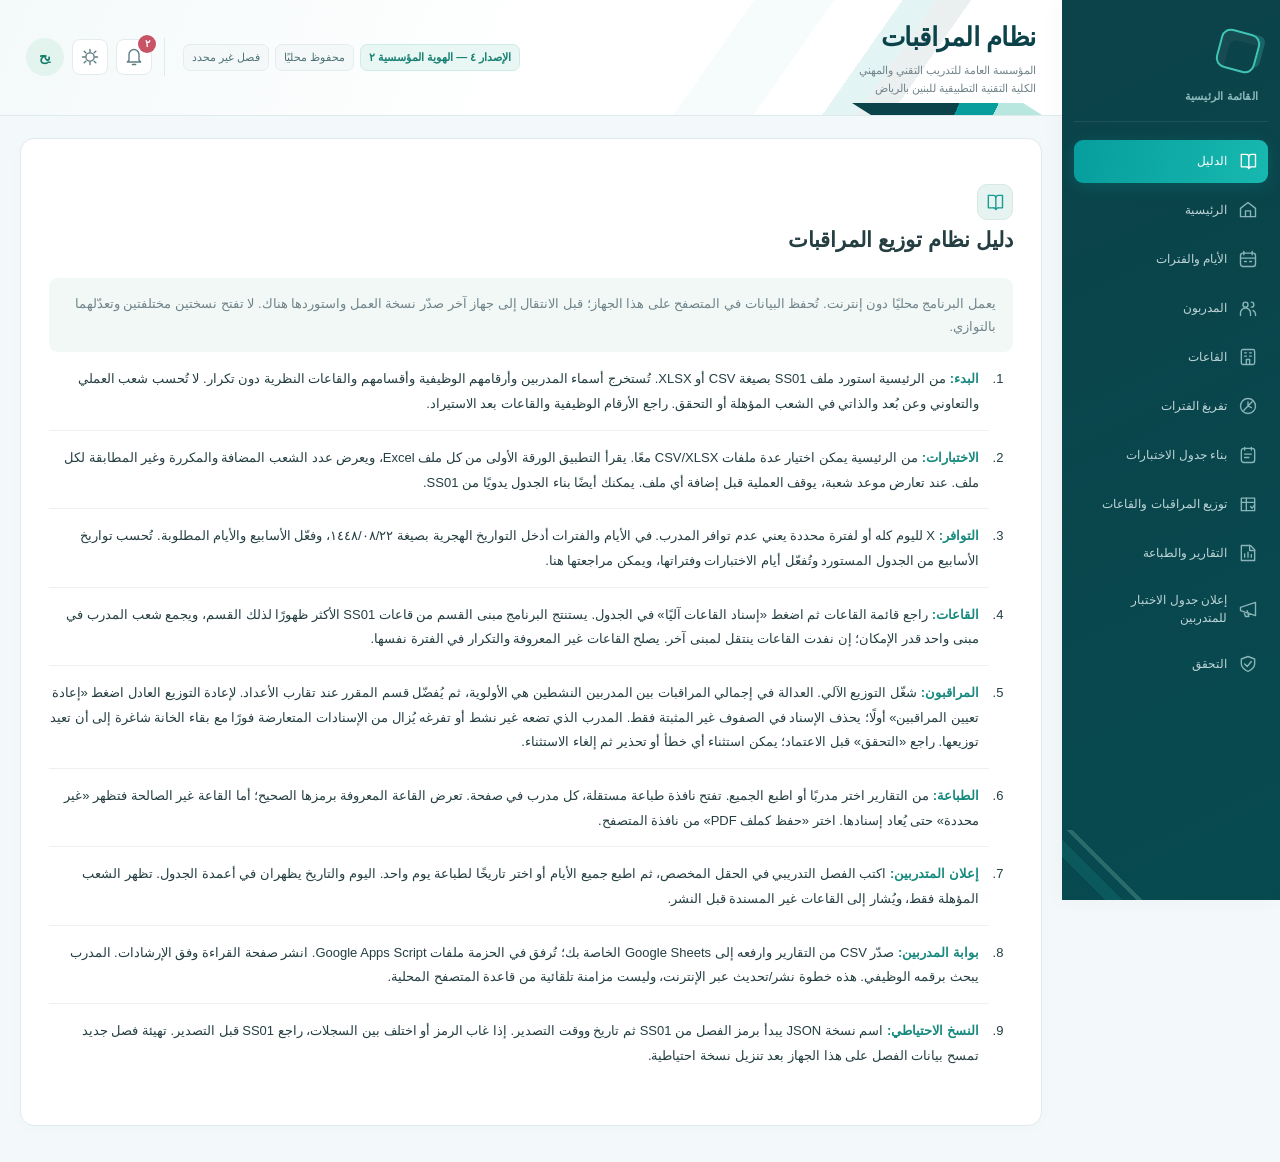
<file: index.html>
<!doctype html>
<html lang="ar" dir="rtl">
<head>
  <meta charset="utf-8">
  <meta name="viewport" content="width=device-width,initial-scale=1">
  <title>نظام توزيع المراقبات</title>
  <link rel="stylesheet" href="styles.css">
  <link rel="stylesheet" href="identity.css">
</head>
<body>
  <header class="topbar">
    <div>
      <h1>نظام المراقبات</h1>
      <p>المؤسسة العامة للتدريب التقني والمهني<br>الكلية التقنية التطبيقية للبنين بالرياض</p>
    </div>
    <div class="status"><span class="releaseBadge">الإصدار ٤ — الهوية المؤسسية ٢</span><span id="saveState">محفوظ محليًا</span><span id="termLabel">فصل غير محدد</span></div>
    <div class="headerTools"><button type="button" id="identityAlerts" class="iconButton" title="التحقق والإشعارات" aria-label="فتح التحقق والإشعارات"><span id="identityAlertCount"></span></button><button type="button" id="identitySettings" class="iconButton" title="إعدادات الأيام والفترات" aria-label="فتح إعدادات الأيام والفترات"></button><span class="userAvatar" title="يحيى أحمد حكمي" aria-label="يحيى أحمد حكمي">يح</span></div>
  </header>

  <div class="appLayout">
  <nav id="tabs" class="tabs">
    <div class="navLabel">القائمة الرئيسية</div>
    <button data-page="guide" class="active">الدليل</button>
    <button data-page="home">الرئيسية</button>
    <button data-page="periods">الأيام والفترات</button>
    <button data-page="trainers">المدربون</button>
    <button data-page="rooms">القاعات</button>
    <button data-page="availability">تفريغ الفترات</button>
    <button data-page="builder">بناء جدول الاختبارات</button>
    <button data-page="schedule">توزيع المراقبات والقاعات</button>
    <button data-page="reports">التقارير والطباعة</button>
    <button data-page="announcement">إعلان جدول الاختبار للمتدربين</button>
    <button data-page="audit">التحقق</button>
  </nav>

  <main>
    <section id="page-guide" class="page active">
      <div class="card guide"><h2>دليل نظام توزيع المراقبات</h2>
        <p>يعمل البرنامج محليًا دون إنترنت. تُحفظ البيانات في المتصفح على هذا الجهاز؛ قبل الانتقال إلى جهاز آخر صدّر نسخة العمل واستوردها هناك. لا تفتح نسختين مختلفتين وتعدّلهما بالتوازي.</p>
        <ol>
          <li><strong>البدء:</strong> من الرئيسية استورد ملف SS01 بصيغة CSV أو XLSX. تُستخرج أسماء المدربين وأرقامهم الوظيفية وأقسامهم والقاعات النظرية دون تكرار. لا تُحسب شعب العملي والتعاوني وعن بُعد والذاتي في الشعب المؤهلة أو التحقق. راجع الأرقام الوظيفية والقاعات بعد الاستيراد.</li>
          <li><strong>الاختبارات:</strong> من الرئيسية يمكن اختيار عدة ملفات CSV/XLSX معًا. يقرأ التطبيق الورقة الأولى من كل ملف Excel، ويعرض عدد الشعب المضافة والمكررة وغير المطابقة لكل ملف. عند تعارض موعد شعبة، يوقف العملية قبل إضافة أي ملف. يمكنك أيضًا بناء الجدول يدويًا من SS01.</li>
          <li><strong>التوافر:</strong> X لليوم كله أو لفترة محددة يعني عدم توافر المدرب. في الأيام والفترات أدخل التواريخ الهجرية بصيغة ١٤٤٨/٠٨/٢٢، وفعّل الأسابيع والأيام المطلوبة. تُحسب تواريخ الأسابيع من الجدول المستورد وتُفعّل أيام الاختبارات وفتراتها، ويمكن مراجعتها هنا.</li>
          <li><strong>القاعات:</strong> راجع قائمة القاعات ثم اضغط «إسناد القاعات آليًا» في الجدول. يستنتج البرنامج مبنى القسم من قاعات SS01 الأكثر ظهورًا لذلك القسم، ويجمع شعب المدرب في مبنى واحد قدر الإمكان؛ إن نفدت القاعات ينتقل لمبنى آخر. يصلح القاعات غير المعروفة والتكرار في الفترة نفسها.</li>
          <li><strong>المراقبون:</strong> شغّل التوزيع الآلي. العدالة في إجمالي المراقبات بين المدربين النشطين هي الأولوية، ثم يُفضّل قسم المقرر عند تقارب الأعداد. لإعادة التوزيع العادل اضغط «إعادة تعيين المراقبين» أولًا؛ يحذف الإسناد في الصفوف غير المثبتة فقط. المدرب الذي تضعه غير نشط أو تفرغه يُزال من الإسنادات المتعارضة فورًا مع بقاء الخانة شاغرة إلى أن تعيد توزيعها. راجع «التحقق» قبل الاعتماد؛ يمكن استثناء أي خطأ أو تحذير ثم إلغاء الاستثناء.</li>
          <li><strong>الطباعة:</strong> من التقارير اختر مدربًا أو اطبع الجميع. تفتح نافذة طباعة مستقلة، كل مدرب في صفحة. تعرض القاعة المعروفة برمزها الصحيح؛ أما القاعة غير الصالحة فتظهر «غير محددة» حتى يُعاد إسنادها. اختر «حفظ كملف PDF» من نافذة المتصفح.</li>
          <li><strong>إعلان المتدربين:</strong> اكتب الفصل التدريبي في الحقل المخصص، ثم اطبع جميع الأيام أو اختر تاريخًا لطباعة يوم واحد. اليوم والتاريخ يظهران في أعمدة الجدول. تظهر الشعب المؤهلة فقط، ويُشار إلى القاعات غير المسندة قبل النشر.</li>
          <li><strong>بوابة المدربين:</strong> صدّر CSV من التقارير وارفعه إلى Google Sheets الخاصة بك؛ تُرفق في الحزمة ملفات Google Apps Script. انشر صفحة القراءة وفق الإرشادات. المدرب يبحث برقمه الوظيفي. هذه خطوة نشر/تحديث عبر الإنترنت، وليست مزامنة تلقائية من قاعدة المتصفح المحلية.</li>
          <li><strong>النسخ الاحتياطي:</strong> اسم نسخة JSON يبدأ برمز الفصل من SS01 ثم تاريخ ووقت التصدير. إذا غاب الرمز أو اختلف بين السجلات، راجع SS01 قبل التصدير. تهيئة فصل جديد تمسح بيانات الفصل على هذا الجهاز بعد تنزيل نسخة احتياطية.</li>
        </ol>
      </div>
    </section>
    <section id="page-home" class="page">
      <div class="hero card">
        <div><h2>لوحة التشغيل</h2><p>استورد البيانات</p></div>
        <button id="resetBtn" class="danger">تهيئة فصل جديد</button>
      </div>
      <div class="grid metrics" id="metrics"></div>
      <div id="identityDashboard" class="identityDashboard" aria-label="الملخص البياني"></div>
      <div class="grid two">
        <article class="card">
          <h3>1. استيراد تقرير SS01</h3>
          <p>يدعم CSV وXLSX.</p>
          <label class="fileButton">اختيار ملف<input id="ss01File" type="file" accept=".csv,.xlsx"></label>
          <div id="ss01Info" class="info"></div>
        </article>
        <article class="card">
          <h3>2. استيراد جدول الاختبارات</h3>
          <p>يمكن اختيار عدة ملفات CSV أو Excel دفعة واحدة. تُفحص الملفات قبل إضافتها، ويظهر ملخص لكل ملف.</p>
          <label class="fileButton secondary">اختيار ملفات الاختبارات<input id="examFile" type="file" accept=".csv,.xlsx" multiple></label>
          <div id="examInfo" class="info"></div>
          <div id="examImportResult" class="importResult" role="status" aria-live="polite"></div>
        </article>
        <article class="card">
          <h3>3. نقل العمل بين الأجهزة</h3>
          <div class="actions"><button id="backupBtn">تصدير نسخة العمل</button><label class="fileButton light">استيراد نسخة<input id="restoreFile" type="file" accept=".json"></label></div>
          <p class="hint">صدّر النسخة قبل مغادرة الجهاز، ثم استوردها على الجهاز الآخر.</p>
        </article>
      </div>
    </section>

    <section id="page-builder" class="page">
      <div class="sectionHead"><div><h2>بناء جدول الاختبارات من SS01</h2><p>اختر الأسبوع واليوم؛ يظهر تاريخهما تلقائيًا. عند اختيار رمز المقرر تُعرض الشعب مباشرةً.</p></div></div>
      <div class="card"><div class="filters builderFilters">
        <label>الأسبوع <select id="buildWeek"></select></label>
        <label>اليوم <select id="buildDay"></select></label>
        <label>التاريخ الهجري <select id="buildDate" dir="ltr"></select></label>
        <label>الفترة <select id="buildPeriod"></select></label>
        <label>رمز المقرر <select id="buildCode"></select></label>
        <button id="buildAddBtn" class="primary">إضافة الشعب المحددة</button>
      </div><p id="buildInfo" class="info"></p></div>
      <div class="tableWrap"><table id="buildTable"><thead><tr><th><input id="buildSelectAll" type="checkbox" title="تحديد الكل"></th><th>مدرب المقرر</th><th>الرقم المرجعي</th><th>المقرر</th><th>القسم</th></tr></thead><tbody></tbody></table></div>
    </section>

    <section id="page-trainers" class="page">
      <div class="sectionHead"><div><h2>أسماء المدربين</h2><p>X في عمود «نشط» تعني استبعاد المدرب بالكامل. علامة السماح باختبار المقرر غير محددة افتراضيًا، وتُطبق فقط على المدرب المعني.</p></div><button id="addTrainerBtn">إضافة مدرب</button></div>
      <div class="filters"><input id="trainerSearch" type="search" placeholder="بحث باسم المدرب" aria-label="بحث باسم المدرب"></div>
      <div class="tableWrap"><table id="trainersTable"><colgroup><col style="width:12%"><col style="width:24%"><col style="width:18%"><col style="width:9%"><col style="width:8%"><col style="width:15%"><col style="width:8%"><col style="width:6%"></colgroup><thead><tr><th>الرقم الوظيفي</th><th>الاسم</th><th>القسم</th><th>نشط</th><th>الحد الأعلى</th><th>لا مانع من المراقبة في فترة اختبار مقرره</th><th>المصدر</th><th></th></tr></thead><tbody></tbody></table></div>
    </section>

    <section id="page-availability" class="page">
      <div class="sectionHead"><div><h2>تفريغ الفترات</h2><p>الخانة الفارغة = متاح، وX = غير متاح. ثبّت المدرب من القائمة إذا أردت إبقاء تفريغه عند إعادة التعيين.</p></div><button id="resetAvailabilityBtn">إعادة تعيين التفريغ عدا المثبت</button></div>
      <div class="subtabs" role="tablist" aria-label="أقسام تفريغ الفترات"><button type="button" class="active" data-subtab="availability-edit">تحرير التفريغ</button><button type="button" data-subtab="availability-summary">قائمة المفرغين</button></div>
      <div id="availability-edit" class="subpanel active">
      <div class="filters"><select id="availabilityTrainer"></select><select id="availabilityWeek"></select></div>
      <div id="availabilityGrid" class="availabilityGrid"></div>
      </div>
      <div id="availability-summary" class="subpanel">
      <h3>المدربون المفرغون وتفاصيل التفريغ</h3>
      <div class="tableWrap"><table id="availabilitySummary"><thead><tr><th>المدرب</th><th>الرقم الوظيفي</th><th>تفاصيل التفريغ</th><th>تثبيت التفريغ</th></tr></thead><tbody></tbody></table></div>
      </div>
    </section>

    <section id="page-rooms" class="page">
      <div class="sectionHead"><div><h2>القاعات</h2><p>حدد القاعات المستخدمة في التوزيع؛ تُستبعد المعامل والمختبرات آليًا، ويمكن الإضافة والتعديل يدويًا.</p></div><button id="addRoomBtn">إضافة قاعة</button></div>
      <div class="filters"><input id="roomSearch" type="search" placeholder="بحث باسم القاعة أو رمزها" aria-label="بحث القاعات"></div>
      <div class="tableWrap"><table id="roomsTable"><thead><tr><th><label><input id="selectAllRooms" type="checkbox" title="تحديد كل القاعات للتوزيع"> الكل</label></th><th>اسم القاعة</th><th>الرمز الأصلي</th><th>السعة</th><th>المصدر</th><th></th></tr></thead><tbody></tbody></table></div>
    </section>

    <section id="page-periods" class="page">
      <div class="sectionHead"><div><h2>الأيام والفترات</h2><p>يمكن تفعيل الأيام والفترات وإدخال الأوقات بصيغة 12 ساعة.</p></div></div>
      <div class="grid two">
        <article class="card"><h3>الفترات</h3><div id="periodEditor"></div></article>
        <article class="card"><h3>الأسابيع والأيام</h3><label class="selectAll"><input id="selectAllDays" type="checkbox"> تحديد جميع الأسابيع والأيام</label><div id="dayEditor"></div></article>
      </div>
    </section>

    <section id="page-schedule" class="page">
      <div class="sectionHead"><div><h2>توزيع المراقبات والقاعات</h2><p>التثبيت يحفظ القاعة والمراقبين عند التوزيع الآلي. تفريغ المدرب يترك خانة مراقبته شاغرة إلى أن تُعالج.</p></div><div class="actions"><button id="addExamBtn">إضافة اختبار</button><button id="assignRoomsBtn">إسناد القاعات آليًا</button><button id="scheduleResetMonitorsBtn">إعادة تعيين المراقبين</button><button id="scheduleDistributeBtn" class="primary">توزيع آلي</button><button id="scheduleAuditBtn">فحص الجدول</button></div></div>
      <div class="filters"><input id="scheduleSearch" placeholder="بحث بالمقرر أو الشعبة أو المدرب"><select id="scheduleDayFilter"><option value="">كل الأيام</option></select></div>
      <div id="scheduleAuditPanel" class="card scheduleAuditPanel" hidden aria-live="polite"></div>
      <div class="tableWrap wide"><table id="scheduleTable"><colgroup><col style="width:5%"><col style="width:8%"><col style="width:4%"><col style="width:7%"><col style="width:10%"><col style="width:5%"><col style="width:7%"><col style="width:8%"><col style="width:11%"><col style="width:10%"><col style="width:10%"><col style="width:3%"><col style="width:8%"><col style="width:4%"></colgroup><thead><tr><th>اليوم</th><th>التاريخ</th><th>الفترة</th><th>الوقت</th><th>المقرر</th><th>الشعبة</th><th>القسم</th><th>مدرب المقرر</th><th>القاعة</th><th>المراقب الأول</th><th>المراقب الثاني</th><th>تثبيت</th><th>ملاحظات</th><th></th></tr></thead><tbody></tbody></table></div>
    </section>

    <section id="page-reports" class="page">
      <div class="sectionHead"><div><h2>التقارير والطباعة</h2><p>الطباعة تشمل المدربين النشطين الذين لديهم مراقبات فقط.</p></div></div>
      <div class="subtabs" role="tablist" aria-label="أنواع التقارير"><button type="button" class="active" data-subtab="report-trainers">جداول المدربين</button><button type="button" data-subtab="report-monitoring">جدول المراقبة العام</button><button type="button" data-subtab="report-portal">بوابة المدربين</button></div>
      <div id="report-trainers" class="subpanel active">
      <div class="grid two">
        <article class="card"><h3>جدول مدرب</h3><select id="reportTrainer"></select><div class="actions"><button id="printTrainerBtn">طباعة المحدد</button><button id="printAllBtn" class="primary">طباعة جميع الجداول</button></div></article>
        <article class="card"><h3>ملخص التوزيع</h3><div id="trainerAverage" class="averageBox"></div><div id="trainerCounts"></div></article>
      </div>
      <div id="reportPreview" class="reportPreview"></div>
      </div>
      <div id="report-monitoring" class="subpanel">
      <div class="grid two">
        <article class="card"><h3>جدول المراقبة العام</h3><p>اليوم، التاريخ، الفترة، القاعة، المراقب الأول، المراقب الثاني والملاحظات.</p><button id="printMonitoringReportBtn" class="primary">طباعة جدول المراقبة / حفظ PDF</button></article>
      </div>
      <div id="monitoringReportPreview" class="tableWrap"></div>
      </div>
      <div id="report-portal" class="subpanel">
      <div class="grid two">
        <article class="card"><h3>بوابة المدربين عبر Google</h3><p>صدّر بيانات المراقبات، ثم استورد CSV في ورقة Google Sheets المسماة «مراقبات». تجد تعليمات النشر والسكريبت في المجلد المرفق.</p><button id="portalExportBtn">تصدير CSV للبوابة</button></article>
      </div>
      </div>
    </section>

    <section id="page-announcement" class="page">
      <div class="sectionHead"><div><h2>إعلان جدول الاختبار للمتدربين</h2><p>جدول مستقل لكل يوم وتاريخ؛ راجع القاعات قبل نشر الإعلان.</p></div></div>
      <div class="card announcementControls"><label for="announcementTerm">الفصل التدريبي <input id="announcementTerm" type="text" placeholder="مثال: الفصل الأول 1448" autocomplete="off"></label><button id="printAnnouncementBtn" class="primary">طباعة كل الأيام / حفظ PDF</button><label for="announcementDate">طباعة يوم محدد <select id="announcementDate"><option value="">اختر التاريخ</option></select></label><button id="printAnnouncementDayBtn">طباعة اليوم المحدد / حفظ PDF</button><span id="announcementInfo" class="info"></span></div>
      <div class="card instructionsEditor"><label for="announcementInstructions">تعليمات الاختبار</label><p>اكتب التعليمات التي ترغب بإظهارها أسفل جدول كل يوم عند الطباعة.</p><textarea id="announcementInstructions" rows="6" placeholder="اكتب تعليمات الاختبار هنا…"></textarea></div>
      <div id="announcementPreview" class="announcementPreview"></div>
    </section>

    <section id="page-audit" class="page">
      <div class="sectionHead"><div><h2>التحقق والأخطاء</h2><p>فحص الشعب، القاعات، التعارضات، حدود المراقبة والتفريغ.</p></div><button id="runAuditBtn">إعادة الفحص</button></div>
      <div id="auditSummary" class="grid metrics"></div>
      <div class="filters"><label>نوع المشكلة <select id="auditCategory"><option value="">جميع الأنواع</option><option value="القاعات">القاعات</option><option value="المدربون">المدربون والمراقبون</option><option value="الشعب">الشعب والجدولة</option></select></label><label>المستوى <select id="auditLevel"><option value="">الكل</option><option value="خطأ">أخطاء</option><option value="تحذير">تحذيرات</option></select></label><label><input type="checkbox" id="showAuditExceptions"> إظهار الاستثناءات لإلغائها</label></div>
      <div class="tableWrap"><table id="auditTable"><thead><tr><th>المستوى</th><th>النوع</th><th>التفاصيل</th><th>الإجراء</th></tr></thead><tbody></tbody></table></div>
    </section>
  </main>
  </div>

  <dialog id="editDialog"><form method="dialog"><h3 id="dialogTitle">تعديل</h3><div id="dialogFields"></div><div class="dialogActions"><button value="cancel">إلغاء</button><button id="dialogSave" value="default" class="primary">حفظ</button></div></form></dialog>
  <div id="toast" class="toast"></div>
  <script src="app.js"></script>
  <script src="identity.js"></script>
</body>
</html>
</file>
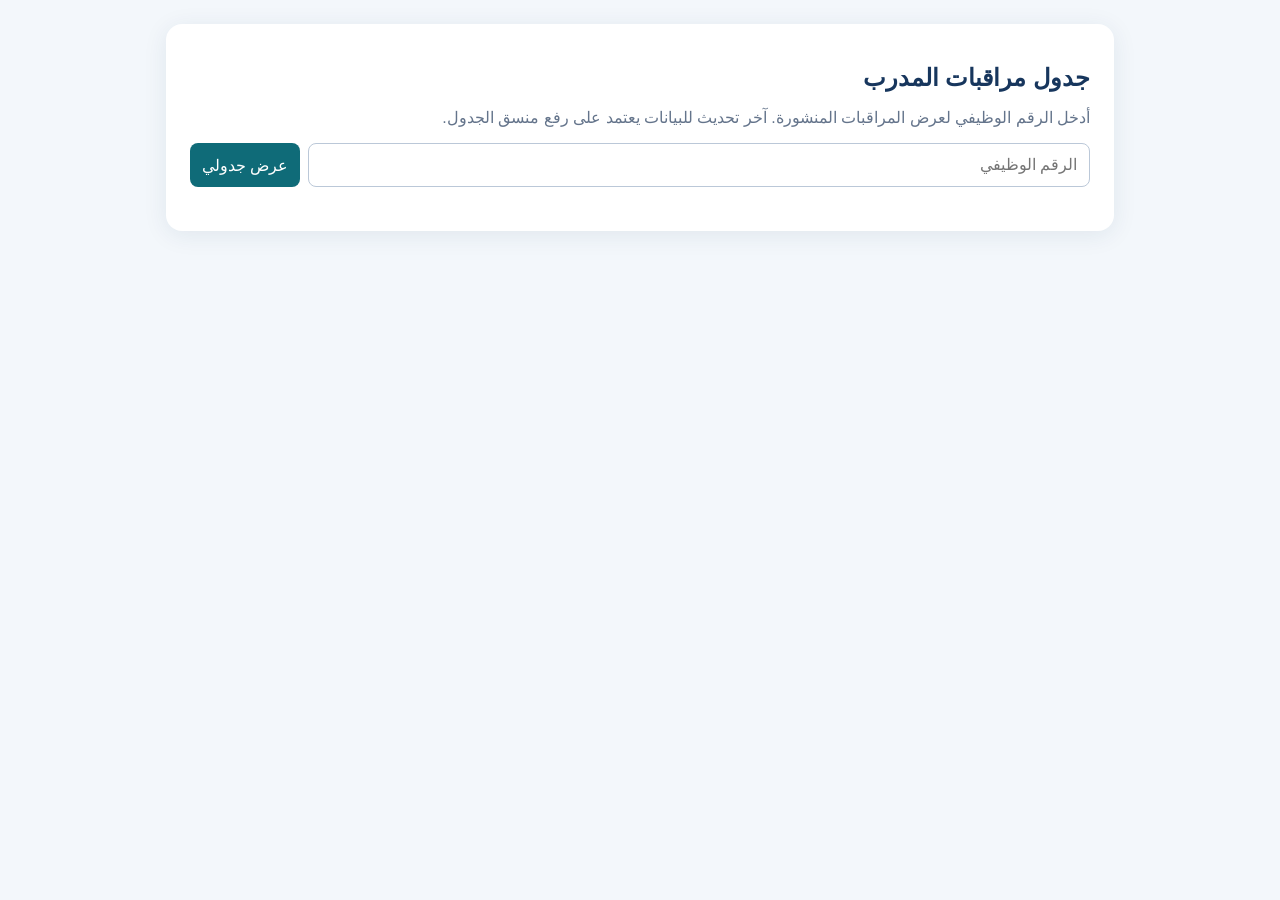
<file: google_apps_script/Index.html>
<!doctype html><html lang="ar" dir="rtl"><head><meta charset="utf-8"><meta name="viewport" content="width=device-width,initial-scale=1"><style>
body{font-family:Tahoma,Arial,sans-serif;background:#f3f7fb;color:#172033;margin:0;padding:24px}.panel{max-width:900px;margin:auto;background:#fff;padding:24px;border-radius:16px;box-shadow:0 4px 24px #17365d16}h1{color:#17365d;font-size:24px}form{display:flex;gap:8px;flex-wrap:wrap}input,button{font:inherit;padding:12px;border-radius:8px}input{border:1px solid #bbc8d8;flex:1;min-width:180px}button{border:0;color:#fff;background:#0f6b78;cursor:pointer}table{width:100%;border-collapse:collapse;margin-top:18px}th,td{border-bottom:1px solid #d8e1ed;text-align:right;padding:10px}th{background:#eaf1f8}.wrap{overflow:auto}.muted{color:#64748b}
</style></head><body><main class="panel"><h1>جدول مراقبات المدرب</h1><p class="muted">أدخل الرقم الوظيفي لعرض المراقبات المنشورة. آخر تحديث للبيانات يعتمد على رفع منسق الجدول.</p><form id="lookup"><input id="employeeId" inputmode="numeric" autocomplete="off" placeholder="الرقم الوظيفي" aria-label="الرقم الوظيفي" required><button type="submit">عرض جدولي</button></form><p id="message" role="status"></p><h2 id="trainerName"></h2><div class="wrap"><table id="result" hidden><thead><tr><th>القسم</th><th>اليوم</th><th>التاريخ</th><th>الفترة</th><th>الوقت</th><th>المقرر</th><th>الشعبة</th><th>القاعة</th></tr></thead><tbody></tbody></table></div></main><script>
const form=document.getElementById('lookup'),message=document.getElementById('message'),table=document.getElementById('result'),body=table.querySelector('tbody');
form.addEventListener('submit',event=>{event.preventDefault();message.textContent='جارٍ البحث…';table.hidden=true;body.replaceChildren();document.getElementById('trainerName').textContent='';
  google.script.run.withSuccessHandler(result=>{message.textContent=result.rows.length?'': 'لا توجد مراقبات منشورة لهذا الرقم.';if(!result.rows.length)return;document.getElementById('trainerName').textContent=result.name;
    result.rows.forEach(row=>{const tr=document.createElement('tr');row.forEach((value,index)=>{const td=document.createElement('td');td.textContent=value;if(index===2)td.dir='ltr';tr.appendChild(td)});body.appendChild(tr)});table.hidden=false;
  }).withFailureHandler(error=>{message.textContent=error.message||'تعذر تحميل البيانات.'}).getSchedule(document.getElementById('employeeId').value);
});
</script></body></html>
</file>
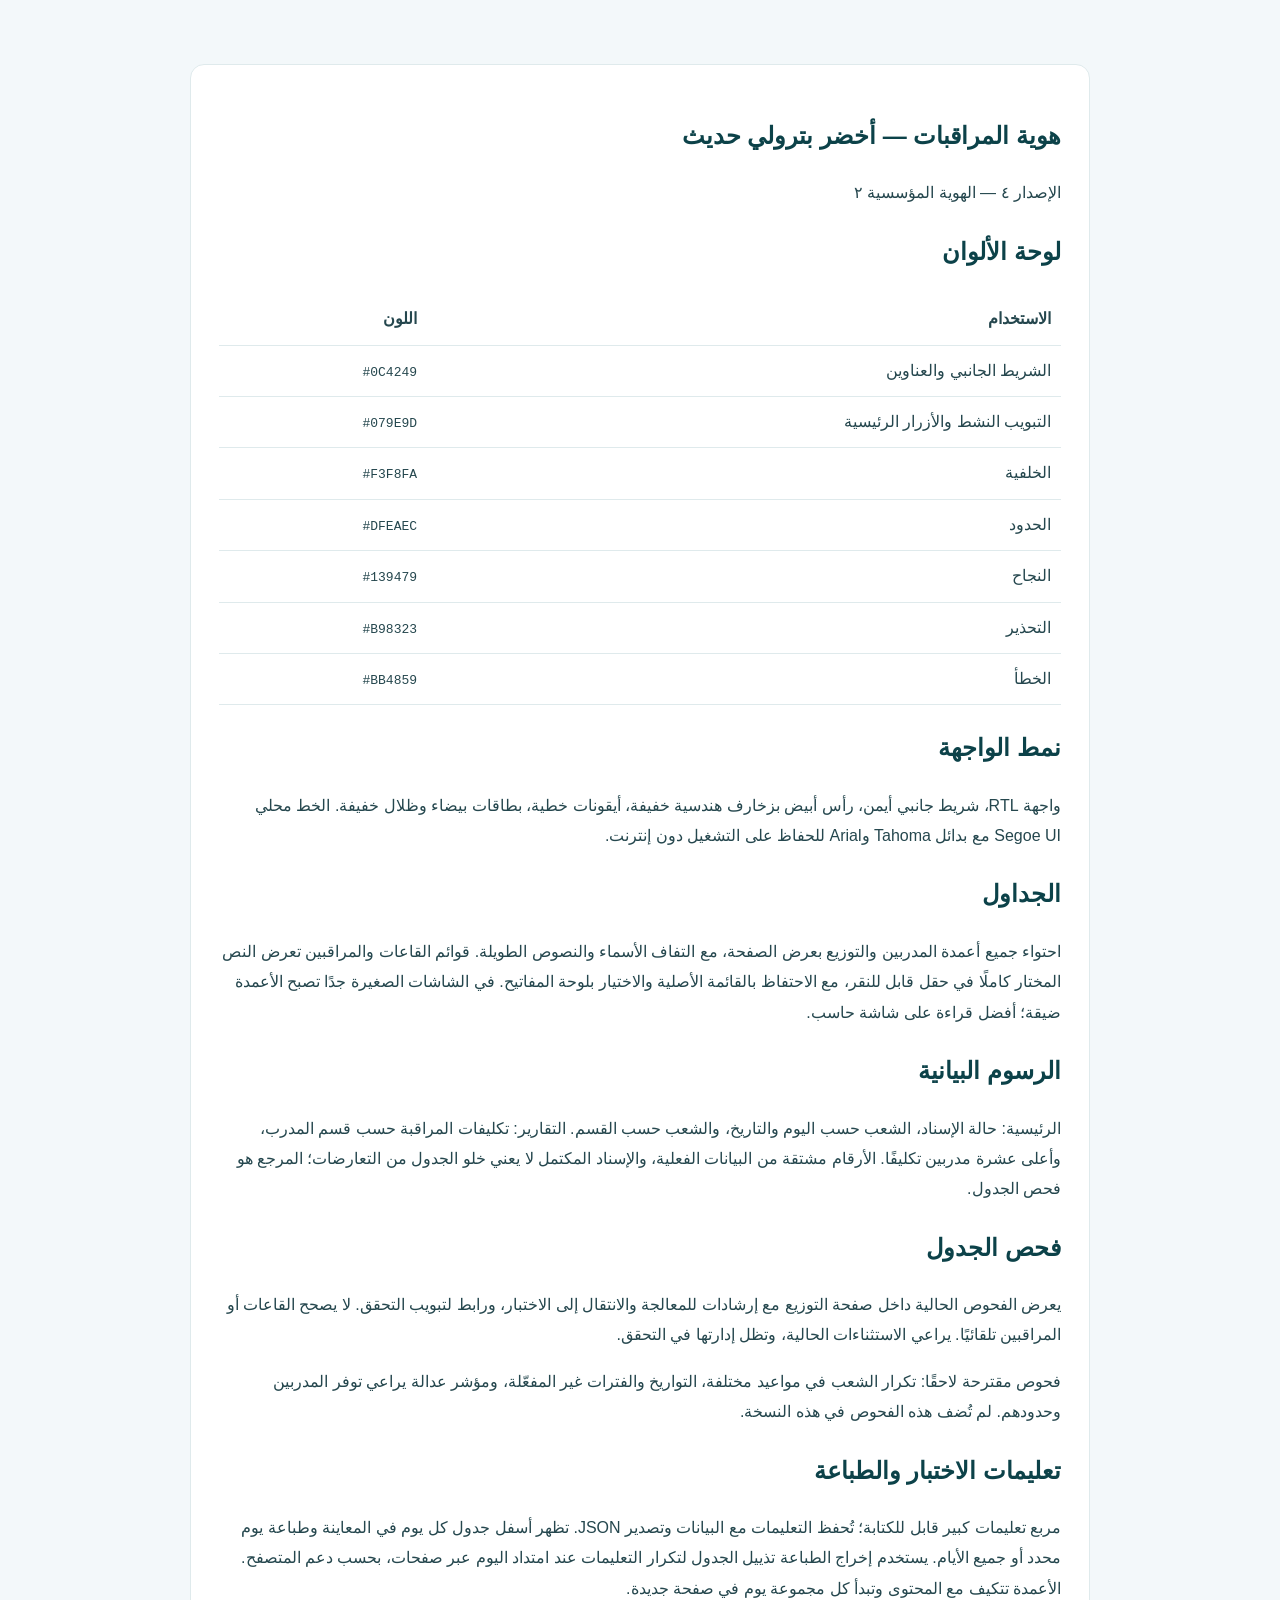
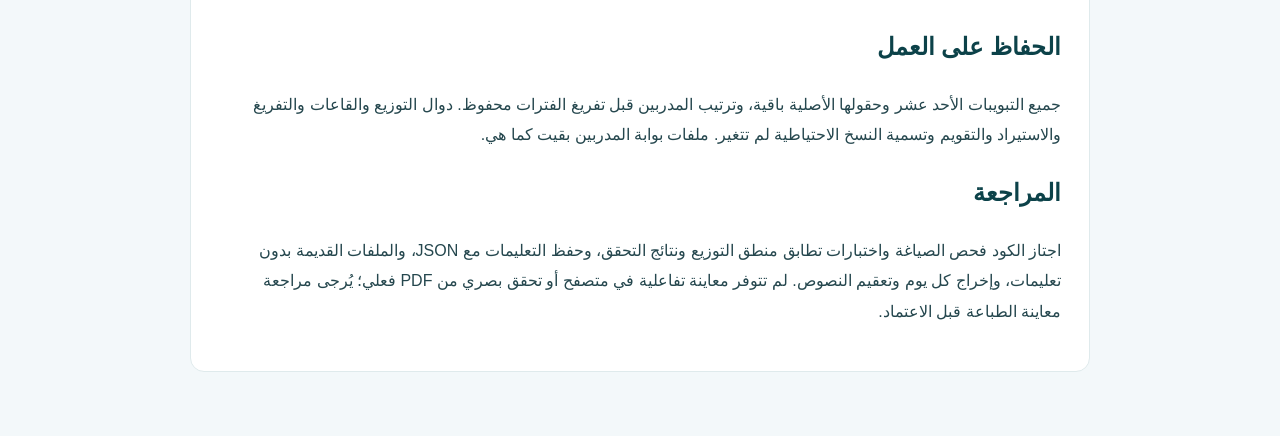
<file: دليل_الهوية.html>
<!doctype html><html lang="ar" dir="rtl"><meta charset="utf-8"><title>دليل الهوية — نظام المراقبات</title><style>body{font-family:Tahoma,Arial;background:#f3f8fa;color:#25474e;margin:40px auto;padding:24px;max-width:900px;line-height:1.9}article{background:white;border:1px solid #dfeaec;border-radius:14px;padding:28px}h1,h2{color:#0c4249}table{width:100%;border-collapse:collapse}td,th{text-align:right;padding:10px;border-bottom:1px solid #dfeaec}code{direction:ltr;display:inline-block}</style><article><h1>هوية المراقبات — أخضر بترولي حديث</h1><p>الإصدار ٤ — الهوية المؤسسية ٢</p><h2>لوحة الألوان</h2><table><tr><th>الاستخدام</th><th>اللون</th></tr><tr><td>الشريط الجانبي والعناوين</td><td><code>#0C4249</code></td></tr><tr><td>التبويب النشط والأزرار الرئيسية</td><td><code>#079E9D</code></td></tr><tr><td>الخلفية</td><td><code>#F3F8FA</code></td></tr><tr><td>الحدود</td><td><code>#DFEAEC</code></td></tr><tr><td>النجاح</td><td><code>#139479</code></td></tr><tr><td>التحذير</td><td><code>#B98323</code></td></tr><tr><td>الخطأ</td><td><code>#BB4859</code></td></tr></table><h2>نمط الواجهة</h2><p>واجهة RTL، شريط جانبي أيمن، رأس أبيض بزخارف هندسية خفيفة، أيقونات خطية، بطاقات بيضاء وظلال خفيفة. الخط محلي Segoe UI مع بدائل Tahoma وArial للحفاظ على التشغيل دون إنترنت.</p><h2>الجداول</h2><p>احتواء جميع أعمدة المدربين والتوزيع بعرض الصفحة، مع التفاف الأسماء والنصوص الطويلة. قوائم القاعات والمراقبين تعرض النص المختار كاملًا في حقل قابل للنقر، مع الاحتفاظ بالقائمة الأصلية والاختيار بلوحة المفاتيح. في الشاشات الصغيرة جدًا تصبح الأعمدة ضيقة؛ أفضل قراءة على شاشة حاسب.</p><h2>الرسوم البيانية</h2><p>الرئيسية: حالة الإسناد، الشعب حسب اليوم والتاريخ، والشعب حسب القسم. التقارير: تكليفات المراقبة حسب قسم المدرب، وأعلى عشرة مدربين تكليفًا. الأرقام مشتقة من البيانات الفعلية، والإسناد المكتمل لا يعني خلو الجدول من التعارضات؛ المرجع هو فحص الجدول.</p><h2>فحص الجدول</h2><p>يعرض الفحوص الحالية داخل صفحة التوزيع مع إرشادات للمعالجة والانتقال إلى الاختبار، ورابط لتبويب التحقق. لا يصحح القاعات أو المراقبين تلقائيًا. يراعي الاستثناءات الحالية، وتظل إدارتها في التحقق.</p><p>فحوص مقترحة لاحقًا: تكرار الشعب في مواعيد مختلفة، التواريخ والفترات غير المفعّلة، ومؤشر عدالة يراعي توفر المدربين وحدودهم. لم تُضف هذه الفحوص في هذه النسخة.</p><h2>تعليمات الاختبار والطباعة</h2><p>مربع تعليمات كبير قابل للكتابة؛ تُحفظ التعليمات مع البيانات وتصدير JSON. تظهر أسفل جدول كل يوم في المعاينة وطباعة يوم محدد أو جميع الأيام. يستخدم إخراج الطباعة تذييل الجدول لتكرار التعليمات عند امتداد اليوم عبر صفحات، بحسب دعم المتصفح. الأعمدة تتكيف مع المحتوى وتبدأ كل مجموعة يوم في صفحة جديدة.</p><h2>الحفاظ على العمل</h2><p>جميع التبويبات الأحد عشر وحقولها الأصلية باقية، وترتيب المدربين قبل تفريغ الفترات محفوظ. دوال التوزيع والقاعات والتفريغ والاستيراد والتقويم وتسمية النسخ الاحتياطية لم تتغير. ملفات بوابة المدربين بقيت كما هي.</p><h2>المراجعة</h2><p>اجتاز الكود فحص الصياغة واختبارات تطابق منطق التوزيع ونتائج التحقق، وحفظ التعليمات مع JSON، والملفات القديمة بدون تعليمات، وإخراج كل يوم وتعقيم النصوص. لم تتوفر معاينة تفاعلية في متصفح أو تحقق بصري من PDF فعلي؛ يُرجى مراجعة معاينة الطباعة قبل الاعتماد.</p></article></html>
</file>
<file: styles.css>
:root{--navy:#17365d;--teal:#0f6b78;--blue:#4472c4;--orange:#c65911;--bg:#f4f7fb;--line:#d8e1ed;--text:#172033;--muted:#64748b;--danger:#b42318;--ok:#067647}*{box-sizing:border-box}body{margin:0;background:var(--bg);color:var(--text);font-family:"Segoe UI",Tahoma,Arial,sans-serif}.topbar{display:flex;justify-content:space-between;align-items:center;padding:20px 32px;background:linear-gradient(120deg,var(--navy),#244f7d);color:#fff}.topbar h1{margin:0 0 6px;font-size:26px}.topbar p{margin:0;color:#dce8f6}.status{display:flex;gap:10px;flex-wrap:wrap}.status span{background:#ffffff1f;border:1px solid #ffffff35;padding:8px 12px;border-radius:20px}.tabs{display:flex;gap:6px;padding:10px 18px;background:#fff;border-bottom:1px solid var(--line);overflow:auto;position:sticky;top:0;z-index:5}.tabs button{white-space:nowrap;border:0;background:transparent;padding:10px 14px;border-radius:8px;color:#334155;font-weight:700;cursor:pointer}.tabs button.active{background:#e7f4f6;color:var(--teal)}main{padding:22px;max-width:1700px;margin:auto}.page{display:none}.page.active{display:block}.card{background:#fff;border:1px solid var(--line);border-radius:14px;padding:20px;box-shadow:0 2px 7px #1720330a}.hero,.sectionHead{display:flex;justify-content:space-between;align-items:center;gap:18px;margin-bottom:18px}.hero h2,.sectionHead h2{margin:0 0 6px}.hero p,.sectionHead p,.card p{color:var(--muted);margin:4px 0 12px}.grid{display:grid;gap:16px}.grid.two{grid-template-columns:repeat(2,minmax(0,1fr))}.metrics{grid-template-columns:repeat(5,minmax(150px,1fr));margin-bottom:16px}.metric{background:#fff;border:1px solid var(--line);border-radius:12px;padding:16px}.metric strong{display:block;font-size:26px;color:var(--navy)}button,.fileButton,select,input{font:inherit}button,.fileButton{border:1px solid #b8c5d6;background:#fff;color:#26354d;padding:9px 14px;border-radius:8px;cursor:pointer;font-weight:700}.primary,.fileButton{background:var(--teal);color:#fff;border-color:var(--teal)}.secondary{background:var(--blue);border-color:var(--blue)}.light{background:#eef3f8;color:var(--navy)}.danger{background:#fff2f0;color:var(--danger);border-color:#f4b8b2}.fileButton input{display:none}.actions,.filters{display:flex;gap:10px;align-items:center;flex-wrap:wrap}.filters{margin:12px 0}.filters input,.filters select,select,input[type=text],input[type=number],input[type=date],input[type=time]{border:1px solid #bdc9d8;border-radius:8px;padding:9px 10px;background:#fff;min-width:180px}.info,.hint{font-size:13px;color:var(--muted);margin-top:10px}.tableWrap{overflow:auto;background:#fff;border:1px solid var(--line);border-radius:12px}.tableWrap.wide{max-height:68vh}table{border-collapse:collapse;width:100%;font-size:14px}th{background:var(--navy);color:#fff;position:sticky;top:0;z-index:1}th,td{padding:9px 10px;border-bottom:1px solid #e4eaf2;text-align:right;white-space:nowrap}tbody tr:nth-child(even){background:#f7fafc}td input,td select{min-width:110px;max-width:180px;padding:6px;border:1px solid #cbd5e1;border-radius:6px;background:#fff}.source{color:var(--muted);font-size:12px}.availabilityGrid{display:grid;gap:14px}.dayCard{background:#fff;border:1px solid var(--line);border-radius:12px;overflow:hidden}.dayTitle{display:flex;justify-content:space-between;align-items:center;background:#eaf1f8;padding:12px 16px;font-weight:800}.slots{display:grid;grid-template-columns:repeat(3,1fr);gap:1px;background:var(--line)}.slot{background:#fff;padding:13px;text-align:center}.slot input{transform:scale(1.3);margin-left:8px}.periodRow,.dayRow{display:grid;grid-template-columns:60px 1fr 1fr;gap:10px;align-items:center;margin:10px 0}.dayRow{grid-template-columns:60px 1fr 1fr 1fr}.audit-error{color:#b42318}.audit-warning{color:#b54708}.audit-ok{color:#067647}.reportPreview{margin-top:18px}.trainerSheet{background:#fff;border:1px solid var(--line);padding:24px;margin:0 auto 18px;max-width:900px;page-break-after:always}.trainerSheet h2{text-align:center;color:var(--navy)}.trainerMeta{display:flex;justify-content:space-between;border:1px solid var(--line);padding:10px;margin-bottom:12px}.toast{position:fixed;left:24px;bottom:24px;background:#172033;color:#fff;padding:12px 16px;border-radius:9px;opacity:0;transform:translateY(12px);transition:.2s;pointer-events:none}.toast.show{opacity:1;transform:none}dialog{border:0;border-radius:14px;padding:0;box-shadow:0 20px 70px #0004;min-width:min(520px,92vw)}dialog form{padding:22px}.field{display:grid;gap:6px;margin:12px 0}.dialogActions{display:flex;justify-content:flex-start;gap:10px;margin-top:18px}@media(max-width:900px){.grid.two,.metrics{grid-template-columns:1fr}.topbar,.hero,.sectionHead{align-items:flex-start;flex-direction:column}.slots{grid-template-columns:1fr}}@media print{body{background:#fff}.topbar,.tabs,.sectionHead,.grid.two,.filters,.toast{display:none!important}main{padding:0}.page{display:none!important}#page-reports{display:block!important}.reportPreview{margin:0}.trainerSheet{border:0;margin:0;max-width:none;padding:8mm;page-break-after:always}.trainerSheet:last-child{page-break-after:auto}.trainerSheet table{font-size:11pt}button{display:none!important}}
.guide{max-width:1100px;margin:auto;line-height:1.85}.guide li{margin:10px 0}.builderFilters label{display:grid;gap:5px}.builderFilters input{border:1px solid #bdc9d8;border-radius:8px;padding:9px 10px;min-width:160px}.weekHeading{background:#eaf1f8;border-radius:8px;padding:8px;margin-top:14px}.selectAll{display:block;border-bottom:1px solid var(--line);padding-bottom:10px}.dayRow input[type=text]{min-width:130px;width:100%;direction:ltr;text-align:center}.dayRow span:last-child{font-size:12px;color:var(--muted)}
.averageBox{background:#eaf4f5;color:var(--navy);padding:12px;border-radius:8px;font-weight:700;margin:10px 0}.countRow{display:flex;justify-content:space-between;gap:12px;padding:7px 4px;border-bottom:1px solid var(--line)}.countRow strong{min-width:36px;text-align:center;color:var(--teal)}
.announcementControls{display:flex;align-items:center;gap:14px;flex-wrap:wrap}.announcementControls label{display:flex;align-items:center;gap:9px}.announcementPreview{margin-top:18px}.announcementSheet{background:#fff;border:1px solid var(--line);border-radius:12px;padding:24px;margin:0 0 18px;overflow:auto}.announcementBrand{font-weight:700;color:var(--teal)}.announcementSheet h2{text-align:center;color:var(--navy);margin:6px 0}.announcementTerm{text-align:center;color:var(--muted)}.announcementDay{display:flex;justify-content:space-between;background:#e8f3f6;border-right:5px solid var(--teal);padding:10px 14px;margin:16px 0;font-size:18px}.announcementSheet table{table-layout:fixed;min-width:850px}.announcementSheet th,.announcementSheet td{white-space:normal;overflow-wrap:anywhere;vertical-align:middle}.announcementSheet th:nth-child(1){width:7%}.announcementSheet th:nth-child(2){width:10%}.announcementSheet th:nth-child(3){width:11%}.announcementSheet th:nth-child(4){width:11%}.announcementSheet th:nth-child(5){width:18%}.announcementSheet th:nth-child(6){width:11%}.announcementSheet th:nth-child(7){width:10%}.announcementSheet th:nth-child(8){width:12%}.announcementSheet th:nth-child(9){width:10%}.ltrCell bdi,.announcementDay bdi{direction:ltr;unicode-bidi:isolate}.missingRoom{color:#a33a26;font-weight:700}.announcementFoot{color:var(--muted);font-size:12px;margin-bottom:0}

#scheduleTable textarea{min-width:260px;width:100%;min-height:70px;resize:both;line-height:1.5}#scheduleTable .scheduleTime{min-width:96px;white-space:nowrap}#trainerSearch{width:min(100%,360px)}#roomsTable [data-enabled],#selectAllRooms{width:18px;height:18px}#roomsTable tr[hidden],#trainersTable tr[hidden]{display:none}
#scheduleTable .autoNotes{min-width:260px;max-width:420px;white-space:normal;line-height:1.6;padding:8px 10px;background:#f2f7fa;border-radius:7px}.trainerReminder{text-align:center;font-weight:700;color:var(--navy);margin:14px 0 0}.exceptedRow{opacity:.72;background:#f3f5f7}#auditTable button{white-space:nowrap}#showAuditExceptions{width:auto}
#availabilitySummary{min-width:750px}#availabilitySummary td:nth-child(3){min-width:320px}.availabilityDetail{padding:4px 0;border-bottom:1px solid var(--line);line-height:1.5}.availabilityDetail:last-child{border:0}#availabilitySummary [data-pin-availability]{width:18px;height:18px}.announcementControls #announcementTerm{min-width:240px;max-width:100%}

.releaseBadge{display:inline-block;background:#e2f3ed;color:#145a43;border:1px solid #a7d5c4;padding:5px 9px;border-radius:8px;font-size:12px;font-weight:700}

#trainersTable [data-f="allowOwnExamMonitoring"]{width:18px;height:18px}#trainersTable th:nth-child(6){min-width:185px}
#monitoringReportPreview{margin:18px 0}.monitoringSheet{background:#fff;border:1px solid var(--line);border-radius:12px;padding:18px;min-width:850px}.monitoringSheet h2{text-align:center;margin:2px 0 6px;color:var(--navy)}.monitoringCount{text-align:center;color:var(--muted);margin:0 0 12px}.monitoringSheet table{width:100%;table-layout:fixed;border-collapse:collapse;font-size:12px}.monitoringSheet th,.monitoringSheet td{border:1px solid var(--line);padding:7px;text-align:right;vertical-align:top;overflow-wrap:anywhere}.monitoringSheet th{background:#e9eff7}

/* هوية المراقبات — أخضر بترولي حديث */
:root{--navy:#103e40;--teal:#14746f;--blue:#276c76;--orange:#b86025;--bg:#f3f7f5;--line:#dbe6e2;--text:#203837;--muted:#627873;--danger:#b42330;--ok:#177453}
body{background:var(--bg);color:var(--text)}
.topbar{background:#fff;color:var(--navy);border-bottom:1px solid var(--line);padding:18px 32px;box-shadow:0 2px 14px #173f3610}
.topbar h1{font-size:24px;letter-spacing:-.3px}.topbar p{color:var(--muted)}
.status span{background:#f0f6f3;border-color:#d6e7de;color:#28574d}.status .releaseBadge{background:#e1f2eb;border-color:#afd8c7;color:#115944}
.appLayout{display:flex;direction:ltr;align-items:stretch;min-height:calc(100vh - 90px)}
.tabs{direction:rtl;flex:0 0 250px;align-self:flex-start;position:sticky;top:0;height:100vh;overflow-y:auto;overflow-x:hidden;display:flex;flex-direction:column;gap:4px;padding:25px 12px;background:linear-gradient(180deg,#103f42,#0c3438);border:0;border-left:1px solid #0a3030;box-shadow:5px 0 18px #133b3714}
.navLabel{color:#91bdb5;padding:5px 14px 16px;font-size:12px;font-weight:700;letter-spacing:.2px}
.tabs button{width:100%;white-space:normal;text-align:right;padding:12px 14px;color:#dcece8;border-radius:10px;line-height:1.35}
.tabs button:hover{background:#ffffff13;color:#fff}.tabs button.active{background:#e0f3eb;color:#0d5146;box-shadow:inset -4px 0 #32a583}
.appLayout main{direction:rtl;min-width:0;flex:1;max-width:none;margin:0;padding:30px clamp(16px,3vw,42px)}
.card,.metric,.tableWrap,.dayCard,.announcementSheet{border-color:var(--line);box-shadow:0 5px 22px #1d4b3f0b;border-radius:15px}
.card{padding:22px}.hero{background:linear-gradient(120deg,#fff,#eaf5ef);border-right:5px solid var(--teal)}
.hero h2,.sectionHead h2{color:var(--navy)}.sectionHead{margin-bottom:20px}
.metric{padding:17px 19px}.metric strong{color:var(--teal);font-size:27px}.metric span{color:var(--muted)}
button,.fileButton{border-color:#c4d9d0;border-radius:9px;color:var(--navy);transition:background .16s,border-color .16s,transform .16s}
button:hover,.fileButton:hover{border-color:var(--teal);transform:translateY(-1px)}.primary,.fileButton,.secondary{background:var(--teal);border-color:var(--teal);color:#fff}.primary:hover,.fileButton:hover,.secondary:hover{background:#0f5f59;color:#fff}
.danger{color:var(--danger);border-color:#e8bbc0;background:#fff6f6}.danger:hover{background:#fce9eb;border-color:var(--danger)}
.light{background:#eaf3ef;color:var(--navy)}.light:hover{color:var(--navy);background:#dbece5}
input:focus,select:focus,button:focus-visible{outline:2px solid #5ab69b;outline-offset:2px}
.filters input,.filters select,select,input[type=text],input[type=number],input[type=date],input[type=time]{border-color:#bed4ca}
.tableWrap{box-shadow:none}th{background:var(--navy)}th,td{border-bottom-color:#e3ece8}tbody tr:nth-child(even){background:#f7faf8}tbody tr:hover{background:#edf6f0}
.dayTitle,.weekHeading{background:#e8f3ed}.averageBox{background:#e4f3ec;color:var(--navy)}
.audit-error,.note-alert,.missingRoom{color:#aa2632!important}.audit-warning{color:#aa5a16!important}.audit-ok,.note-ok{color:#147552!important}
#auditTable td:first-child{font-weight:800}#auditTable .audit-error,#auditTable .audit-warning,#auditTable .audit-ok{display:inline-block;padding:4px 8px;border-radius:7px;background:#fff2f3}#auditTable .audit-warning{background:#fff5e8}#auditTable .audit-ok{background:#e7f5ed}
#scheduleTable .autoNotes{background:#f5f8f6}.autoNotes.note-alert{background:#fff2f2!important;border-right:3px solid #c54650}.autoNotes.note-ok{background:#e8f5ed!important}
.subtabs{display:flex;align-items:center;gap:7px;border-bottom:1px solid var(--line);margin:0 0 20px;overflow:auto;padding:2px 2px 0}
.subtabs button{white-space:nowrap;border:0;border-bottom:3px solid transparent;border-radius:9px 9px 0 0;background:transparent;padding:12px 17px;color:var(--muted)}
.subtabs button.active{border-bottom-color:var(--teal);background:#e9f5ed;color:var(--navy)}.subpanel{display:none}.subpanel.active{display:block}
.importResult{margin-top:12px}.importRow{display:flex;gap:12px;align-items:center;flex-wrap:wrap;padding:8px 2px;border-bottom:1px solid var(--line);font-size:13px}.importRow strong{color:var(--navy)}
.announcementBrand,.announcementSheet h2,.monitoringSheet h2,.trainerSheet h2{color:var(--navy)}.announcementSheet{background:#fff}.announcementControls{margin-bottom:10px}
.monitoringSheet th{background:#e4f0eb;color:var(--navy)}
@media(max-width:1050px){.tabs{flex-basis:205px}.appLayout main{padding:20px}.metrics{grid-template-columns:repeat(2,minmax(0,1fr))}}
@media(max-width:720px){.appLayout{display:block}.tabs{position:sticky;top:0;height:auto;max-height:104px;width:100%;display:flex;flex-direction:row;align-items:center;overflow-x:auto;overflow-y:hidden;padding:10px;box-shadow:none}.tabs button{width:auto;flex:0 0 auto;white-space:nowrap}.navLabel{display:none}.appLayout main{padding:16px}.metrics{grid-template-columns:1fr}.announcementControls label{width:100%}}
@media print{.topbar,.tabs,.subtabs{display:none!important}.appLayout{display:block}.appLayout main{padding:0}.subpanel{display:block}}

/* تحسين احتواء المحتوى والقائمة اليمنى */
.appLayout{flex-direction:row-reverse}.tabs{border-left:0;border-right:1px solid #0a3030}
.appLayout main{font-size:14px}h2{font-size:21px}h3{font-size:17px}table{font-size:13px}.topbar h1{font-size:23px}
#page-periods .grid.two{align-items:start;grid-template-columns:minmax(0,.8fr) minmax(0,1.2fr)}
#page-periods .card{min-width:0;overflow:hidden}.periodRow{grid-template-columns:24px minmax(0,1fr) minmax(0,1fr)}
.periodRow input:not([type=checkbox]){width:100%;min-width:0!important}.dayRow{grid-template-columns:24px minmax(55px,.6fr) minmax(0,1fr);gap:7px;padding:7px 0;border-bottom:1px solid var(--line)}
.dayRow input[type=text]{min-width:0!important;width:100%;max-width:100%;font-size:13px}.dayRow span:last-child{grid-column:2 / -1;font-size:11px}
#roomSearch{width:min(100%,380px)}.builderFilters select{min-width:145px;max-width:100%}
@media(max-width:1000px){#page-periods .grid.two{grid-template-columns:1fr}}
@media(max-width:720px){.appLayout{display:block}}
</file>
<file: identity.css>
/* هوية المراقبات — أخضر بترولي حديث. Offline, RTL, no remote assets. */
:root{--navy:#103f43;--teal:#159e91;--blue:#3c86b5;--bg:#f4f7f8;--line:#e0e9e9;--text:#243e42;--muted:#71848b;--danger:#bb4859;--ok:#139479;--sidebar-width:248px}
body{background:var(--bg);font-family:"Segoe UI",Tahoma,Arial,sans-serif;font-size:14px;line-height:1.6}
button,input,select,textarea{font-family:inherit}button{line-height:1.45}
.topbar{margin-right:var(--sidebar-width);padding:18px 28px;min-height:96px;gap:18px;background:#fff;box-shadow:none;border-bottom:1px solid var(--line);position:relative}
.topbar h1{font-size:23px;font-weight:750;color:var(--navy);margin:0 0 2px}.topbar p{font-size:12px;margin:0;color:var(--muted)}
.status{gap:6px;margin-inline-start:auto;justify-content:flex-end}.status span{font-size:11px;border-radius:7px;padding:4px 8px;background:#f4f8f8;border:1px solid #e4eded;color:#4d7377}
.status .releaseBadge{background:#e8f7f4;color:#188071;border-color:#ceebe5}
.headerTools{display:flex;align-items:center;gap:8px;padding-inline-start:12px;border-inline-start:1px solid var(--line)}
.iconButton{height:36px;width:36px;border:1px solid #e3ecec;background:#fff;display:grid;place-items:center;padding:0;position:relative;color:#5d7d83}.iconButton:hover{background:#eef8f6;transform:none}
#identityAlertCount{position:absolute;top:-5px;right:-5px;min-width:18px;height:18px;border-radius:50%;background:#c85364;color:#fff;font-size:10px;line-height:18px;text-align:center}.userAvatar{display:grid;place-items:center;background:#e3f3ee;color:#167b6b;border-radius:50%;height:38px;width:38px;font-weight:800;font-size:13px}
.appLayout{display:block;padding-right:var(--sidebar-width);min-height:calc(100vh - 96px)}
.appLayout main{padding:26px 28px 40px;max-width:1800px;margin:0 auto;font-size:14px}
.tabs{position:fixed;right:0;left:auto;top:0;bottom:0;width:var(--sidebar-width);height:100vh;z-index:10;padding:22px 15px;background:#103e43;box-shadow:-4px 0 20px #183b3b08;border:0;gap:6px}
.navLabel{padding:15px 10px 25px;color:#8dbabd;font-size:11px;border-bottom:1px solid #ffffff14;margin-bottom:12px;position:relative;line-height:1.5}
.navLabel:before{content:"";display:block;width:36px;height:36px;margin:0 0 17px;border:2px solid #40c4b6;border-radius:10px;transform:rotate(15deg);box-shadow:inset 8px 8px 0 #ffffff0b,8px -4px 0 -4px #40c4b640}
.tabs button{display:flex;align-items:center;gap:11px;border-radius:9px;padding:11px 12px;font-size:12px;font-weight:550;line-height:1.5;color:#bed5d8;text-align:right;min-height:43px}
.tabs button .uiIcon{color:#89b5b9}.tabs button:hover{background:#ffffff0b;color:#fff;transform:none}.tabs button.active{background:#159e91;color:#fff;box-shadow:0 4px 12px #00000010}.tabs button.active .uiIcon{color:#fff}
.uiIcon{height:20px;width:20px;flex:0 0 20px;vertical-align:middle}
.page{animation:page-in .18s ease-out}@keyframes page-in{from{opacity:.6;transform:translateY(4px)}to{opacity:1;transform:none}}
.topbar:after{content:"";position:absolute;bottom:0;right:25px;width:110px;height:4px;background:linear-gradient(115deg,#0f6570 0 55%,#1eb8aa 55% 73%,transparent 73%);pointer-events:none}.tabs:after{content:"";position:absolute;bottom:0;left:0;width:100%;height:70px;background:linear-gradient(45deg,transparent 0 15%,#25bbae24 15% 21%,transparent 21% 26%,#9fdac93b 26% 28%,transparent 28%);pointer-events:none}
.compactIndicators{display:flex;gap:13px;margin-bottom:20px;flex-wrap:wrap}.compactIndicator{flex:1;min-width:170px;display:flex;align-items:center;gap:13px;background:#fff;border:1px solid var(--line);border-radius:11px;padding:13px 17px}.compactIcon{display:grid;place-items:center;background:#eaf8f5;color:#159a8b;border-radius:50%;width:38px;height:38px}.compactIndicator>div{display:flex;flex-direction:column}.compactIndicator>div>span{font-size:10px;color:#7d9499}.compactIndicator strong{font-size:23px;color:#214e56;line-height:1.4}
.sectionHead{padding-bottom:8px;align-items:flex-start;gap:18px}.sectionHead h2,.hero h2{font-size:21px;font-weight:750;line-height:1.6;display:flex;align-items:center;gap:10px}.sectionHead p,.hero p{font-size:12px;line-height:1.8;margin:4px 0 0;max-width:760px}
.pageHeadingIcon{display:grid;place-items:center;color:#149d91;background:#e7f3f1;border:1px solid #d5e9e5;border-radius:10px;width:36px;height:36px;flex:0 0 36px}.hero .pageHeadingIcon{background:#fff}
.card,.metric,.chartCard,.tableWrap,.dayCard,.announcementSheet{background:#fff;border:1px solid var(--line);border-radius:14px;box-shadow:0 3px 18px #173f3f04}
.card{padding:22px}.card h3{font-size:15px;color:var(--navy);margin:0 0 12px;font-weight:700}.card p{font-size:12px;line-height:1.8}
.hero{padding:22px 25px;background:linear-gradient(105deg,#edf8f5,#fff 70%);border-right:0;position:relative;overflow:hidden;margin-bottom:22px}.hero:after{content:"";position:absolute;left:135px;top:-40px;width:120px;height:120px;border:14px double #179b8e0b;transform:rotate(30deg);pointer-events:none}.hero>*{position:relative;z-index:1}
.grid{gap:18px}.metrics{grid-template-columns:repeat(5,minmax(0,1fr));gap:15px;margin-bottom:20px}.metric{padding:17px 18px;position:relative;min-height:114px;display:flex;flex-direction:column;justify-content:center}.metric strong{font-size:27px;color:var(--navy);font-weight:750;line-height:1.4}.metric span:not(.metricIcon){font-size:11px;color:var(--muted);max-width:calc(100% - 8px)}
.metricIcon{width:35px;height:35px;display:grid;place-items:center;border-radius:10px;background:#e7f7f3;color:#179b8e;position:absolute;top:15px;left:13px}.metricIcon .uiIcon{width:18px;height:18px}
#auditSummary{grid-template-columns:repeat(4,minmax(0,1fr))}#auditSummary .metric strong{font-size:23px;padding-left:30px}
button,.fileButton{font-size:12px;font-weight:650;padding:9px 13px;border-radius:8px;border-color:#d3e3e2;color:#396269;background:#fff;box-shadow:none}button:hover{background:#f1f8f7;transform:none;border-color:#8dc6be}
.primary,.fileButton,.secondary{color:#fff;background:#159e91;border-color:#159e91}.primary:hover,.fileButton:hover,.secondary:hover{color:#fff;background:#118b80;border-color:#118b80}.light{color:#416f72;background:#f1f7f6}.danger{color:#b84e60;background:#fff6f7;border-color:#edcdd3}.danger:hover{color:#a33447;background:#fdeef1;border-color:#dfadb7}
input,select,textarea{accent-color:#159e91}.filters{padding:14px 16px;background:#fff;border:1px solid var(--line);border-radius:11px;margin:14px 0 18px;gap:12px}.filters label{font-size:12px;color:#627b81;line-height:1.65}
.filters input,.filters select,select,input[type=text],input[type=number],input[type=date],input[type=time],input[type=search]{border:1px solid #d5e3e4;border-radius:8px;background:#fcfefe;font-size:12px;padding:9px 10px;min-height:36px}
input:focus,select:focus,textarea:focus,button:focus-visible{outline:2px solid #38b3a8;outline-offset:2px}input[type=checkbox]{width:16px;height:16px;vertical-align:middle}
.builderFilters{padding:0;border:0;margin:0;background:none;align-items:end}.builderFilters label{display:grid;gap:7px}.builderFilters select{min-width:145px}
.tableWrap{box-shadow:none;overflow:auto;scrollbar-color:#b9d1cf transparent;scrollbar-width:thin}.tableWrap.wide{max-height:70vh}
table{font-size:12px}th{background:#eef5f4;color:#3b6368;font-weight:700;border-bottom:1px solid #dae7e5;padding:12px 11px}td{padding:11px 10px;border-bottom:1px solid #edf2f2;color:#3e555c;vertical-align:middle}
tbody tr:nth-child(even){background:#fcfdfd}tbody tr:hover{background:#f4faf8}tbody tr:last-child td{border-bottom:0}td input,td select{font-size:12px;min-width:105px;min-height:32px;max-width:175px;background:#fff;border:1px solid #e0e9e9;padding:6px 7px}td button{font-size:11px;padding:6px 9px;color:#a34c5e;border-color:#efdce1;background:#fff9fa}
#trainersTable th:nth-child(6){min-width:190px;white-space:normal}#scheduleTable .autoNotes{font-size:11px;min-width:190px;max-width:280px;padding:7px 9px;line-height:1.8;border-radius:7px}.note-ok{background:#eaf8f2!important;border:1px solid #d1eee1}.note-alert{background:#fff3f4!important;border:1px solid #f2d8dc!important;color:#bb5265!important}
.source{color:#7a969a;font-size:10px}.info,.hint{font-size:11px;line-height:1.8}.importRow{padding:9px 0;font-size:11px}.importRow strong{font-weight:600}.importRow .audit-ok,.importRow .audit-warning{padding:2px 7px;border-radius:5px;background:#eaf8f2}.importRow .audit-warning{background:#fff5df}
#trainersTable select[data-f=active]:has(option[value=true]:checked){color:#148b70;background:#eef9f3;border-color:#d3ecdf}#trainersTable select[data-f=active]:has(option[value=false]:checked){color:#b84a5d;background:#fff2f4;border-color:#efd5dc}#roomsTable tbody tr:not(:has(input[data-enabled]:checked)){background:#fff8f9}#roomsTable tbody tr:has(input[data-enabled]:checked) td:first-child{border-right:3px solid #5abbaa}
.subtabs{gap:4px;padding:0 0 8px;border-bottom:1px solid #dce8e8;margin-bottom:20px}.subtabs button{font-size:12px;border-radius:8px;border-bottom:0;padding:9px 15px}.subtabs button.active{color:#117e73;background:#e4f5f0;border-bottom:0}
.dayCard{overflow:hidden}.dayTitle{background:#f2f8f6;padding:13px 17px;font-size:13px}.dayTitle label{font-size:11px;font-weight:500}.slot{font-size:12px;line-height:1.8;padding:17px;color:#55797b}.slot:has(input:checked){background:#fff0f2;color:#b14b5f}.dayTitle:has(input:checked){background:#ffedef;color:#b34a5b}.slot small{font-size:11px;color:inherit}.slot input{transform:none;width:17px;height:17px}
.periodRow,.dayRow{gap:9px;margin:9px 0;padding:8px;border-radius:8px}.periodRow:has(input:checked),.dayRow:has(input:checked){background:#f1f9f5}.periodRow input:not([type=checkbox]){font-size:12px;min-width:0;width:100%}.dayRow span{font-size:12px}.dayRow span:last-child{font-size:10px}.weekHeading{background:#edf5f3;font-size:12px;padding:9px 11px;border-radius:7px;margin-top:18px}.selectAll{font-size:12px;padding-bottom:13px}
.guide{line-height:1.9;padding:28px;max-width:none}.guide>p{font-size:13px;background:#f1f8f6;padding:14px 17px;border-radius:9px}.guide ol{padding-right:24px}.guide li{font-size:13px;margin:15px 0;padding:0 10px 13px 0;border-bottom:1px solid #edf2f1}.guide li:last-child{border:0}.guide strong{color:#178a7f}
.averageBox{background:#eaf7f3;color:#1b8276;font-size:12px;padding:12px 14px;border-radius:9px}.countRow{font-size:12px;position:relative;padding:9px 11px;border-bottom:1px solid #eef3f2;border-radius:5px;background:linear-gradient(to left,#eaf6f2 var(--count-fill,0%),transparent var(--count-fill,0%))}.countRow strong{font-size:12px;color:#17897d;background:#fff;border-radius:5px;min-width:27px}.trainerSheet,.announcementSheet,.monitoringSheet{border:1px solid var(--line);border-radius:12px;background:#fff;padding:22px}.trainerSheet h2,.announcementSheet h2,.monitoringSheet h2{font-size:19px;font-weight:700;color:#224f55}.trainerMeta{font-size:12px;background:#f7faf9;border-color:#e3edeb;border-radius:8px;padding:13px}.trainerReminder{font-size:12px;color:#557875}.monitoringSheet th{color:#3b6368;background:#eef5f4}.announcementControls label{font-size:12px;color:#557279;flex-wrap:wrap}.announcementControls #announcementTerm{font-size:12px}.announcementSheet table{margin-top:17px}
.audit-error{color:#bb4859!important}.audit-warning{color:#b98323!important}.audit-ok{color:#148b70!important}#auditTable td:first-child{font-size:11px}#auditTable button{background:#fff;color:#496d75;border-color:#d8e7e7}.exceptedRow{opacity:.75;background:#f4f6f7}
.identityDashboard{display:grid;grid-template-columns:1fr 1.25fr 1fr;gap:18px;margin:0 0 22px}.chartCard{padding:20px;min-width:0}.chartHeading{display:flex;align-items:flex-start;justify-content:space-between;gap:10px;margin-bottom:18px}.chartHeading h3{margin:0;color:#244c52;font-size:14px;font-weight:700}.chartHeading p{margin:3px 0 0;font-size:10px;color:#809599}.chartIcon{display:grid;place-items:center;height:30px;width:30px;border:1px solid #e6eeee;border-radius:8px;color:#69a19f;background:#fcfefe}.chartIcon .uiIcon{width:16px;height:16px}
.donutLayout{display:flex;flex-direction:column;align-items:center}.donutChart{width:174px;height:174px;display:block;overflow:visible}.donutNumber{fill:#214d53;font-size:28px;font-weight:700}.donutCaption{fill:#8b9fa3;font-size:11px}.legendList{width:100%;margin-top:7px}.chartLegend{display:flex;justify-content:space-between;align-items:center;font-size:11px;color:#647d82;padding:4px 0}.chartLegend span{display:flex;align-items:center;gap:8px}.chartLegend i{width:7px;height:7px;border-radius:50%;display:inline-block}.chartLegend b{color:#365c62;font-size:12px}.chartFootnote{font-size:9px;color:#8a9ea2;margin:8px 0 0;text-align:center}
.dayChart{display:flex;gap:16px;align-items:flex-end;overflow-x:auto;min-height:262px;padding:0 3px 8px;scrollbar-width:thin;scrollbar-color:#d0e1de transparent}.dayBarGroup{flex:1;min-width:58px;display:flex;flex-direction:column;align-items:center;gap:7px;text-align:center}.dayBarGroup>b{font-size:12px;font-weight:600;color:#3f7378}.dayBarTrack{height:160px;width:32px;display:flex;align-items:flex-end;background:#f6faf9;border-radius:7px}.dayBar{width:100%;min-height:3px;background:linear-gradient(0deg,#189a8b,#66c6b4);border-radius:6px 6px 2px 2px}.dayBarGroup>span{font-size:10px;color:#5d7e83}.dayBarGroup>small{font-size:8px;color:#99a8ad;white-space:nowrap}.departmentChart{display:grid;gap:20px;padding:15px 0 5px}.departmentBarGroup>div:first-child{display:flex;justify-content:space-between;align-items:center;gap:12px;font-size:11px;color:#5c7b80;margin-bottom:7px}.departmentBarGroup b{color:#31636c;font-weight:600}.horizontalTrack{height:9px;background:#f0f5f5;border-radius:7px;overflow:hidden}.horizontalTrack>div{height:100%;border-radius:7px;background:linear-gradient(90deg,#7bccbe,#18998c)}.chartEmpty{display:grid;place-items:center;min-height:250px;color:#97aaad;font-size:12px;text-align:center;border:1px dashed #e0ebe8;border-radius:10px;padding:25px}
dialog{border:1px solid #dbe9e5;border-radius:15px;box-shadow:0 20px 75px #173b3f25}dialog::backdrop{background:#153e4555;backdrop-filter:blur(2px)}.toast{background:#174c52;color:#fff;box-shadow:0 8px 30px #123a3a25;z-index:100;font-size:12px}
@media(min-width:1600px){.donutLayout{flex-direction:row;gap:15px}.legendList{flex:1}.donutChart{width:180px;flex:0 0 180px}.identityDashboard{grid-template-columns:1.1fr 1.4fr 1fr}}
@media(max-width:1200px){:root{--sidebar-width:218px}.appLayout main{padding:22px}.topbar{padding:16px 22px;flex-wrap:wrap}.topbar h1{font-size:20px}.status{max-width:350px}.metrics{gap:10px}.metric{padding:16px 12px}.metricIcon{width:27px;height:27px;left:9px}.metric strong{font-size:24px}.identityDashboard{grid-template-columns:1fr 1.3fr}.departmentsChart{grid-column:1/-1}.departmentChart{grid-template-columns:repeat(2,minmax(0,1fr));gap:20px 30px}.chartEmpty{min-height:170px}}
@media(max-width:900px){:root{--sidebar-width:192px}.tabs{padding:15px 10px}.tabs button{font-size:11px;gap:8px;padding:10px}.metrics{grid-template-columns:repeat(3,minmax(0,1fr))}.grid.two{grid-template-columns:1fr}.sectionHead{flex-direction:column}.topbar .status{margin:0;justify-content:flex-start;max-width:none}.headerTools{margin-right:auto}.identityDashboard{grid-template-columns:1fr}.departmentsChart{grid-column:auto}.donutLayout{flex-direction:row;gap:20px}.legendList{flex:1}.daysChart .dayChart{min-height:245px}}
@media(max-width:720px){.topbar{margin-right:0;padding:16px;gap:10px}.appLayout{padding-right:0}.tabs{position:sticky;top:0;left:0;right:0;width:100%;height:auto;max-height:80px;bottom:auto;display:flex;flex-direction:row;overflow-x:auto;padding:8px 10px}.tabs .navLabel{display:none}.tabs button{width:auto;min-height:42px;flex:0 0 auto;white-space:nowrap;font-size:11px}.tabs button .uiIcon{width:17px;height:17px;flex-basis:17px}.appLayout main{padding:18px 14px}.topbar h1{font-size:19px}.status{order:3;width:100%}.headerTools{margin-right:auto}.metrics{grid-template-columns:repeat(2,minmax(0,1fr))}#auditSummary{grid-template-columns:repeat(2,minmax(0,1fr))}.card,.chartCard{padding:17px}.departmentChart{grid-template-columns:1fr}.hero{padding:18px}.hero h2,.sectionHead h2{font-size:19px}.donutChart{width:150px;height:150px}.legendList{min-width:100px}.filters{padding:12px}.filters>input,.filters>select{width:100%;min-width:0}.builderFilters label{flex:1;min-width:140px}.announcementControls label{width:100%}.guide{padding:20px}}
@media(prefers-reduced-motion:reduce){.page{animation:none}*{scroll-behavior:auto}}
@media print{.topbar,.tabs,.headerTools,.identityDashboard{display:none!important}.appLayout{padding:0}.appLayout main{padding:0}.pageHeadingIcon,.metricIcon{display:none}}
/* تحديث الهوية ٢: احتواء كامل للأعمدة دون تمرير أفقي */
:root{--sidebar-width:218px;--navy:#0c4249;--teal:#079e9d;--bg:#f3f8fa;--line:#dfeaec}
.topbar{min-height:100px;isolation:isolate;overflow:hidden;background:linear-gradient(110deg,#f4f9fa 0%,#fff 50%);padding:17px 26px}
.topbar>div{position:relative;z-index:1}.topbar h1{font-size:26px;font-weight:800;letter-spacing:-.5px}.topbar p{font-size:11px;line-height:1.7}
.topbar:before{content:"";position:absolute;inset:0;z-index:0;pointer-events:none;background:linear-gradient(125deg,transparent 66%,#26b7ad0b 66% 73%,transparent 73%),linear-gradient(125deg,transparent 79%,#079e9d1c 79% 82%,#0c424915 82% 85%,transparent 85%)}
.topbar:after{height:12px;width:190px;right:20px;bottom:0;clip-path:polygon(0 0,90% 0,100% 100%,10% 100%);background:linear-gradient(115deg,#0c4249 0 55%,#079e9d 55% 75%,#b8e7df 75%)}
.tabs{background:linear-gradient(155deg,#0c4249,#064a50);padding:16px 12px}.tabs button{font-size:12px;padding:10px;white-space:normal}.tabs button.active{background:linear-gradient(100deg,#079e9d,#17b8af);box-shadow:0 3px 16px #12b4ab30}.navLabel{padding-bottom:16px}
.appLayout main{padding:22px 20px 36px}.sectionHead h2{font-size:21px}.metric{border-radius:12px;background:linear-gradient(110deg,#fff,#f4fbfc)}.metricIcon{background:linear-gradient(140deg,#12b2b0,#08798c);color:#fff!important;box-shadow:0 4px 10px #079e9d15;border-radius:9px}.metric strong{font-size:29px;color:#175769}.chartCard{border-radius:13px}.dayBar{background:linear-gradient(0deg,#117d95,#14bdc2)}.horizontalTrack>div{background:linear-gradient(90deg,#16b7ae,#158fa6)}
#page-trainers .tableWrap,#page-schedule .tableWrap{overflow-x:clip;width:100%;max-width:100%}
#trainersTable,#scheduleTable{table-layout:fixed;width:100%;min-width:0}
#trainersTable th,#trainersTable td,#scheduleTable th,#scheduleTable td{white-space:normal;overflow-wrap:anywhere;padding:8px 5px;min-width:0;vertical-align:middle;line-height:1.65}
#trainersTable th:nth-child(6){min-width:0}
#trainersTable input:not([type=checkbox]),#trainersTable select,#trainersTable textarea,#scheduleTable input:not([type=checkbox]),#scheduleTable select{width:100%;max-width:100%;min-width:0!important;padding:5px 3px;font-size:12px;box-sizing:border-box}
#trainersTable textarea{resize:vertical;field-sizing:content;overflow:hidden;min-height:50px;line-height:1.8;border:1px solid #e0e9e9;border-radius:6px;background:#fff;color:inherit;font-family:inherit}
#trainersTable input[type=number]{text-align:center}#trainersTable input[data-f=id]{direction:ltr;text-align:center;font-size:11px}#trainersTable label{display:flex;align-items:center;gap:5px;justify-content:center;white-space:normal}
#scheduleTable{font-size:11px}#scheduleTable th{font-size:10px;padding:10px 4px}#scheduleTable input:not([type=checkbox]),#scheduleTable select{font-size:10px}
#scheduleTable .autoNotes{font-size:10px;min-width:0;max-width:none;padding:5px 4px;overflow-wrap:anywhere;line-height:1.7}
#scheduleTable .scheduleTime{white-space:normal;min-width:0;font-size:10px}
#scheduleTable td button,#trainersTable td button{padding:5px 3px;width:100%;font-size:10px;min-width:0}
.wrappedSelect{position:relative;border:1px solid #dce8e8;border-radius:6px;background:#fff;min-height:35px;display:flex;align-items:center}.wrappedSelect:focus-within{outline:2px solid #38b3a8;outline-offset:1px}.selectionLabel{display:block;white-space:normal;overflow-wrap:anywhere;padding:5px 4px 5px 12px;line-height:1.75;width:100%;font-size:11px}.wrappedSelect:after{content:"⌄";position:absolute;left:3px;top:calc(50% - 9px);font-size:12px;color:#6c8f92;pointer-events:none}.wrappedSelect select{position:absolute;inset:0;height:100%;width:100%;opacity:0;cursor:pointer;max-width:none}
.scheduleAuditPanel[hidden]{display:none}.scheduleAuditPanel{margin:12px 0 18px;border-top:3px solid #079e9d;scroll-margin-top:20px}.auditPanelHead{display:flex;justify-content:space-between;align-items:start;gap:10px}.auditPills{display:flex;gap:10px;flex-wrap:wrap;margin:12px 0}.auditPills>*{border-radius:8px;background:#f1f7f7;padding:7px 12px;font-size:12px}.auditIssueList{max-height:350px;overflow-y:auto;margin-top:12px}.auditIssue{display:flex;justify-content:space-between;align-items:center;gap:15px;padding:13px 0;border-bottom:1px solid #e8eeee}.auditIssue>div{min-width:0}.auditIssue p{margin:3px 0;font-size:12px;overflow-wrap:anywhere}.auditIssue small{color:#557b80;font-size:11px}.auditIssue button{flex-shrink:0;font-size:11px}.auditTarget{background:#ddf8ed!important;outline:2px solid #0d9f91;outline-offset:-2px}
.instructionsEditor{margin-top:16px}.instructionsEditor>label{font-size:16px;font-weight:700;color:#0c4249}.instructionsEditor textarea{width:100%;min-height:150px;font:inherit;line-height:1.9;padding:14px;border:1px solid #cddfdf;border-radius:10px;background:#fbfdfd;resize:vertical;direction:rtl;color:#254f55}.instructionsEditor p{margin:6px 0 12px}
.announcementSheet{overflow:visible;padding:20px}.announcementSheet table{table-layout:auto;min-width:0;width:100%;font-size:12px}.announcementSheet th{width:auto!important;white-space:normal;padding:9px 6px}.announcementSheet td{padding:8px 6px;white-space:normal;overflow-wrap:anywhere;line-height:1.7}.announcementSheet td:nth-child(2),.announcementSheet td:nth-child(4),.announcementSheet td:nth-child(6),.announcementSheet td:nth-child(7){white-space:nowrap;font-size:11px}.announcementSheet .instructionsCell{padding:14px 0 0;border:0;background:#fff;white-space:normal}.examInstructions{border:1px solid #c2dfda;border-right:4px solid #079e9d;background:#f3faf8;padding:14px 18px;border-radius:10px;break-inside:avoid}.examInstructions h3{margin:0 0 7px;color:#0c4249;font-size:15px}.examInstructions div{white-space:pre-wrap;line-height:1.8;overflow-wrap:anywhere;font-size:12px}.announcementSheet tfoot{display:table-footer-group}
@media(min-width:1500px){#scheduleTable,#scheduleTable input:not([type=checkbox]),#scheduleTable select,#scheduleTable th,#scheduleTable .scheduleTime,#scheduleTable .autoNotes{font-size:12px}.selectionLabel{font-size:12px}}
@media(max-width:1100px){:root{--sidebar-width:185px}.appLayout main{padding:18px 12px}.tabs button{font-size:11px}#scheduleTable td,#scheduleTable th{padding:6px 3px}.selectionLabel{font-size:10px}#trainersTable input:not([type=checkbox]),#trainersTable textarea,#trainersTable select{font-size:11px}}
@media(max-width:720px){.topbar h1{font-size:21px}.tabs{position:sticky;top:0;width:100%;height:auto;display:flex;flex-direction:row;max-height:80px}.tabs button{white-space:nowrap}.appLayout{padding-right:0}.topbar{margin-right:0}.auditIssue{align-items:start;flex-direction:column}.announcementSheet{padding:12px}.announcementSheet td,.announcementSheet th{font-size:9px;padding:5px 3px}.announcementSheet td:nth-child(2),.announcementSheet td:nth-child(4),.announcementSheet td:nth-child(6),.announcementSheet td:nth-child(7){white-space:normal;font-size:9px}}

.reportCharts{display:grid;grid-template-columns:repeat(2,minmax(0,1fr));gap:18px;margin-bottom:20px}.reportCharts .departmentChart{gap:12px}.reportCharts .chartEmpty{min-height:130px}@media(max-width:900px){.reportCharts{grid-template-columns:1fr}}
</file>
